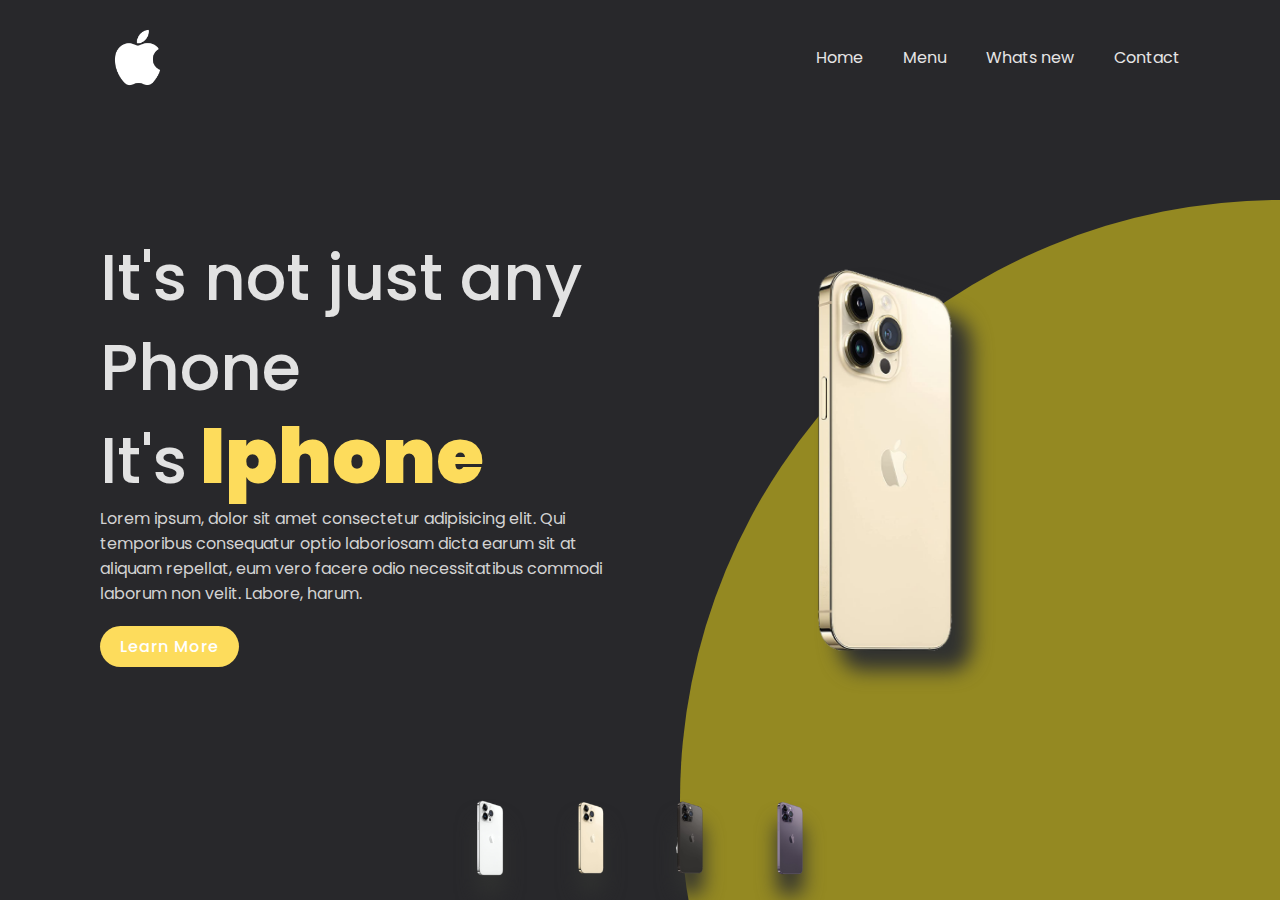
<file: codsoft_𝒕𝒂𝒔𝒌𝒏𝒐1/Index.html>
<html>
    <head>
        <title>Iphone 14 Pro Max Landing Page</title>
        <link rel="stylesheet" href="style.css">
    </head>
    <body>
<section>
    <div class="circle"></div>
 <header>
    <a href="#" class="logo"><img src="logo1.png" width="75px" height="75px"></a>
    <ul>
        <li><a href="#">Home</a></li>
        <li><a href="#">Menu</a></li>
        <li><a href="#">Whats new</a></li>
        <li><a href="#">Contact</a></li>
    </ul>
 </header>   
 <div class="content">
    <div class="textbox">
    <h2>It's not just any Phone </br>
    It's<span> Iphone</span> </h2>
    <p>Lorem ipsum, dolor sit amet consectetur adipisicing elit. Qui temporibus consequatur optio laboriosam dicta earum sit at aliquam repellat, eum vero facere odio necessitatibus commodi laborum non velit. Labore, harum.
    </p>
        <a href="#">Learn More</a> 
    
 </div>
 <div class="imgbox"> 
    <img src="img1.png" class="Iphone">

 </div>
</div>
<ul class="thumb">
    <li><img src="thumb1.png" onclick="imgSlider('img4.png');changeCircleColor('#000000');changeTextColor('#000000')"></li>
    <li><img src="thumb2.png" onclick="imgSlider('img1.png');changeCircleColor('#FFEA19');changeTextColor('#FFEA19')"></li>
    <li><img src="thumb3.png" onclick="imgSlider('img3.png');changeCircleColor('#808080');changeTextColor('#808080')"></li>
    <li><img src="thumb4.png" onclick="imgSlider('img2.png');changeCircleColor('#BC13FE');changeTextColor('#gBC13FE')"></li>
</ul>
</section>
<script type="text/javascript">
    function imgSlider(anything){
    document.querySelector('.iphone').src = anything;
    }
    function changeCircleColor(color){
        const circle = document.querySelector('.circle');
        circle.style.background = color
    }
    function changeTextColor(color){
        const Text = document.querySelector('.content .textbox h2 span');
        Text.style.color = color
    }
</script>

    </body>
</html>
</file>
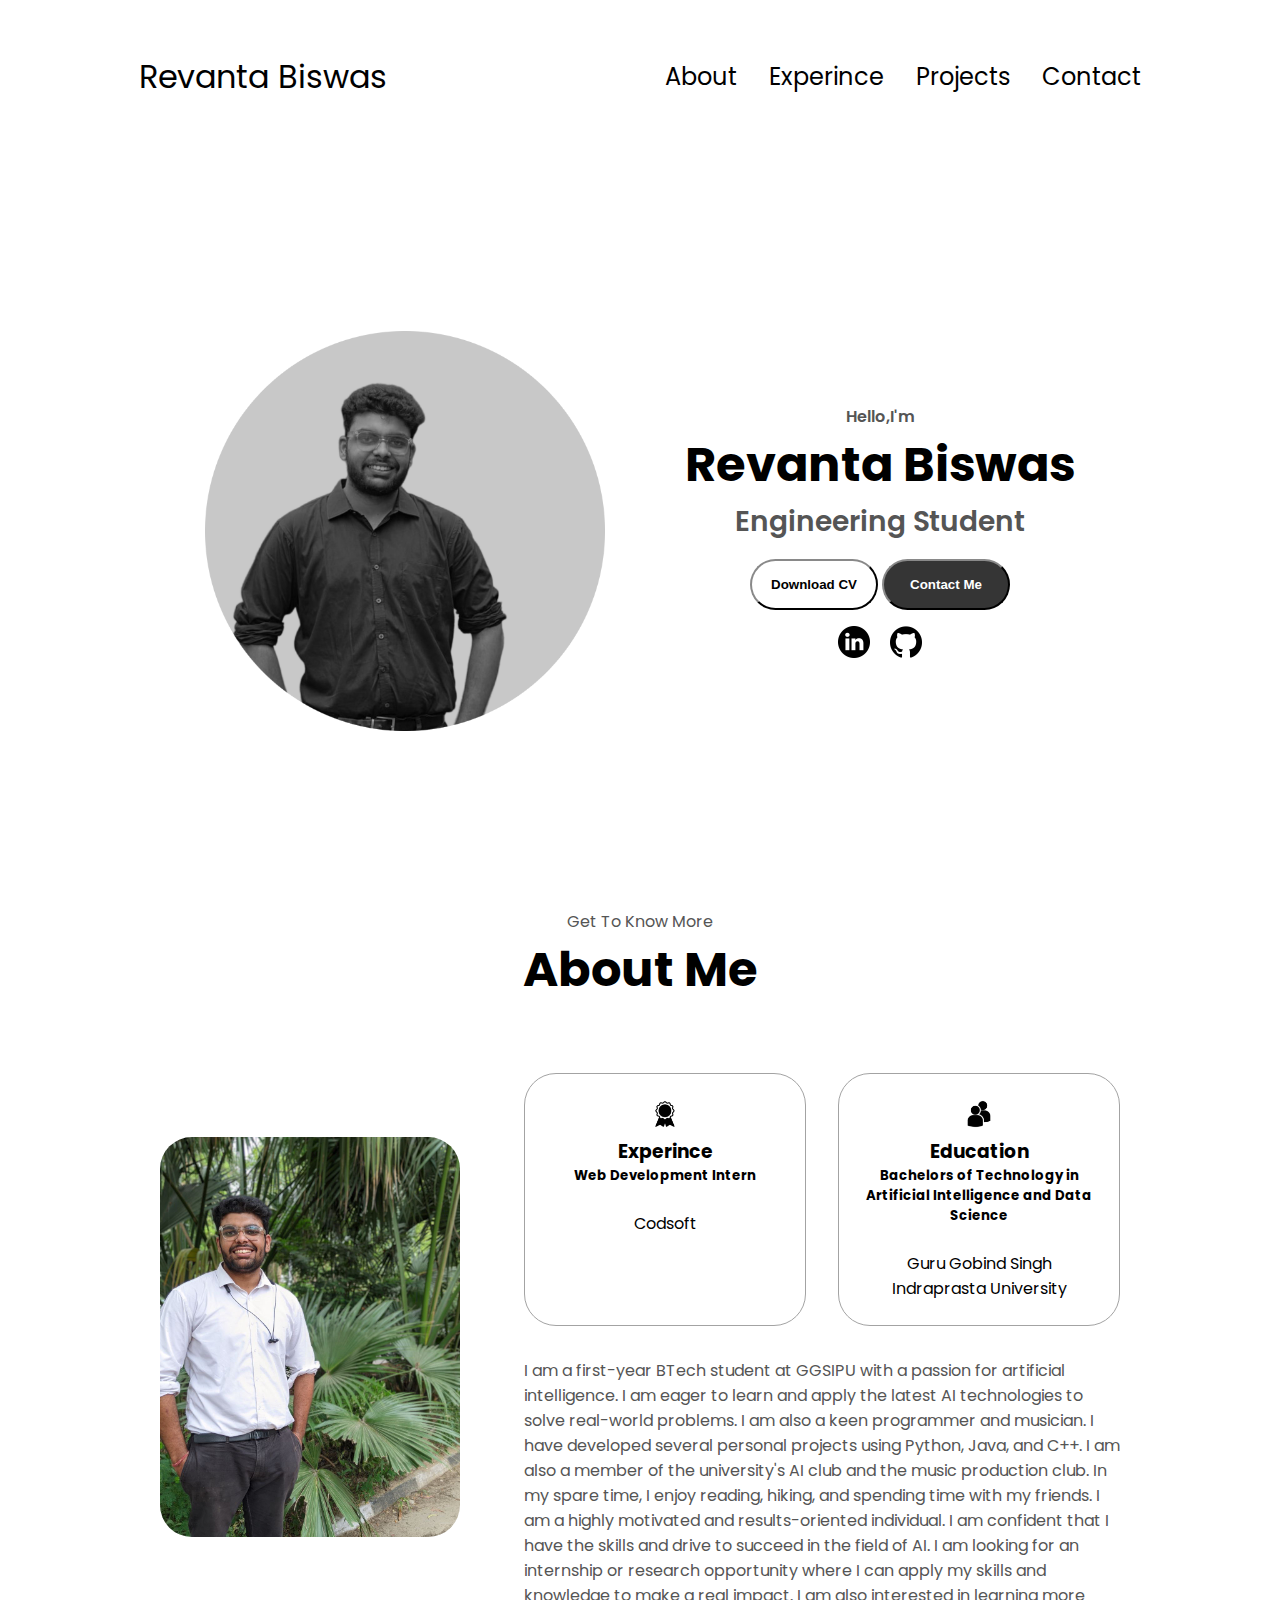
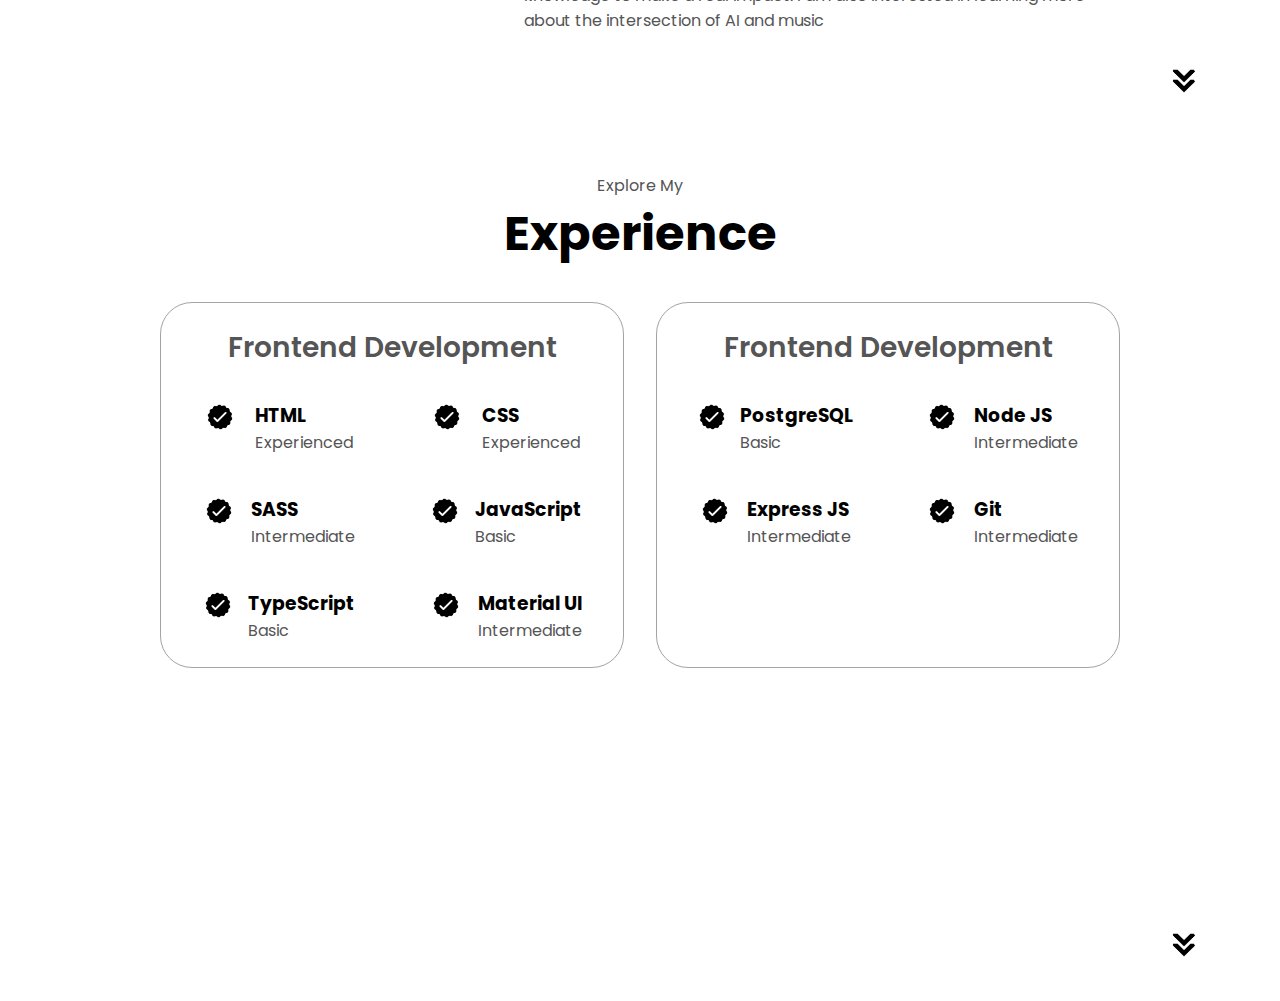
<file: codsoft_𝒕𝒂𝒔𝒌𝒏𝒐2/index.html>
<!DOCTYPE html>
<html lang="en">
<head>
    <meta charset="UTF-8">
    <meta name="viewport" content="width=device-width, initial-scale=1.0">
    <title>Revanta Biswas</title>
    <link rel="stylesheet" href="style.css">
    <link rel="stylesheet" href="mediaqueries.css">

</head>
<body>
    <nav id="desktop-nav">
        <div class="logo">Revanta Biswas</div>
        <div>
            <ul class="nav-links">
              <li><a href="#about">About</a></li>  
              <li><a href="#experience">Experince</a></li>  
              <li><a href="#projects">Projects</a></li>  
              <li><a href="#contact">Contact</a></li>  
            </ul>
        </div>
    </nav>
    <nav id="phone-nav">
        <div class="logo">Revanta Biswas</div>
        <div class="mobile-menu">
            <div class="mobile-icon" onclick="toggleMenu()">
            <span></span>
            <span></span>
            <span></span>
        </div>
        <div class="menu-links">
              <li><a href="#about"  onclick="toggleMenu()">About</a></li>  
              <li><a href="#experience"  onclick="toggleMenu()">Experince</a></li>  
              <li><a href="#Projects"  onclick="toggleMenu()">Projects</a></li>  
              <li><a href="#Contact"  onclick="toggleMenu()">Contact</a></li> 
            </div>
            </div>
    </nav>
    <section id="profile">
        <div class="section__pic-container">
            <img src="./assets/profile-pic.png" alt="Revanta Biswas Profile Pics">
        </div>
        <div class="section__text">
            <p class="section__text__p1">Hello,I'm</p>
            <h1 class="title">Revanta Biswas</h1>
            <p class="section__text__p2">Engineering Student</p>
        <div class="btn-container">
            <button class="btn btn-color-2" onclick="window.open('assets/rev_cv.pdf')">Download CV</button>
            <button class="btn btn-color-1" onclick="location.href('./#Contact')">Contact Me</button>
        </div>
        <div id="socials-container">
            <img src="./assets/linkedin.png" alt="My linkdn profile" class="icon"
            onclick="location.href='https://www.linkedin.com/in/revanta-biswas-43a170191/'">
            <img src="./assets/github.png" alt="My Github profile" class="icon"
            onclick="location.href='https://github.com/Revantabiswas'">

        </div>
        </div>
    </section>
    <section id="about">
        <p class="section__text__p1">Get To Know More</p>
      <h1 class="title">About Me</h1>
      <div class="section-container">
        <div class="section__pic-container">
          <img
            src="./assets/about-pic.JPG"
            alt="Profile picture"
            class="about-pic"
          />
        </div>
        <div class="about-details-container">
          <div class="about-containers">
            <div class="details-container">
                            <img src="./assets/experience.png" class="icon">
                            <h3>Experince</h3>
                            <p><h5>Web Development Intern</h5></Graphics></p>
                            <br/> Codsoft
                        </div>
                        <div class="details-container">
                            <img src="./assets/education.png" class="icon">
                            <h3>Education</h3>
                            <p><h5> Bachelors of Technology in Artificial Intelligence and Data Science</h5></p>
                            <br/> Guru Gobind Singh Indraprasta University
                        </div>
                    </div>
                    <div class="text-container"><p>I am a first-year BTech student at GGSIPU with a passion for artificial intelligence. I am eager to learn and apply the latest AI technologies to solve real-world problems. I am also a keen programmer and musician. I have developed several personal projects using Python, Java, and C++. I am also a member of the university's AI club and the music production club.

                        In my spare time, I enjoy reading, hiking, and spending time with my friends. I am a highly motivated and results-oriented individual. I am confident that I have the skills and drive to succeed in the field of AI.
                        
                        I am looking for an internship or research opportunity where I can apply my skills and knowledge to make a real impact. I am also interested in learning more about the intersection of AI and music</p></div>
                </div>
            </div>
        </div>
        <img src="assets/arrow.png" class="icon arrow" onclick="location.href='./experience'"/>
    </section>

    <section id="experience">
        <p class="section__text__p1">Explore My</p>
        <h1 class="title">Experience</h1>
        <div class="experience-details-container">
          <div class="about-containers">
            <div class="details-container">
              <h2 class="experience-sub-title">Frontend Development</h2>
              <div class="article-container">
                <article>
                  <img
                    src="./assets/checkmark.png"
                    alt="Experience icon"
                    class="icon"
                  />
                  <div>
                    <h3>HTML</h3>
                    <p>Experienced</p>
                  </div>
                </article>
                <article>
                  <img
                    src="./assets/checkmark.png"
                    alt="Experience icon"
                    class="icon"
                  />
                  <div>
                    <h3>CSS</h3>
                    <p>Experienced</p>
                  </div>
                </article>
                <article>
                  <img
                    src="./assets/checkmark.png"
                    alt="Experience icon"
                    class="icon"
                  />
                  <div>
                    <h3>SASS</h3>
                    <p>Intermediate</p>
                  </div>
                </article>
                <article>
                  <img
                    src="./assets/checkmark.png"
                    alt="Experience icon"
                    class="icon"
                  />
                  <div>
                    <h3>JavaScript</h3>
                    <p>Basic</p>
                  </div>
                </article>
                <article>
                  <img
                    src="./assets/checkmark.png"
                    alt="Experience icon"
                    class="icon"
                  />
                  <div>
                    <h3>TypeScript</h3>
                    <p>Basic</p>
                  </div>
                </article>
                <article>
                  <img
                    src="./assets/checkmark.png"
                    alt="Experience icon"
                    class="icon"
                  />
                  <div>
                    <h3>Material UI</h3>
                    <p>Intermediate</p>
                  </div>
                </article>
              </div>
            </div>
            <div class="details-container">
              <h2 class="experience-sub-title">Frontend Development</h2>
              <div class="article-container">
                <article>
                  <img
                    src="./assets/checkmark.png"
                    alt="Experience icon"
                    class="icon"
                  />
                  <div>
                    <h3>PostgreSQL</h3>
                    <p>Basic</p>
                  </div>
                </article>
                <article>
                  <img
                    src="./assets/checkmark.png"
                    alt="Experience icon"
                    class="icon"
                  />
                  <div>
                    <h3>Node JS</h3>
                    <p>Intermediate</p>
                  </div>
                </article>
                <article>
                  <img
                    src="./assets/checkmark.png"
                    alt="Experience icon"
                    class="icon"
                  />
                  <div>
                    <h3>Express JS</h3>
                    <p>Intermediate</p>
                  </div>
                </article>
                <article>
                  <img
                    src="./assets/checkmark.png"
                    alt="Experience icon"
                    class="icon"
                  />
                  <div>
                    <h3>Git</h3>
                    <p>Intermediate</p>
                  </div>
                </article>
              </div>
            </div>
          </div>
        </div>
        <img
          src="./assets/arrow.png"
          alt="Arrow icon"
          class="icon arrow"
          onclick="location.href='./#projects'"
        />
    <script src="script.js"></script>

</body>
</html>
</file>
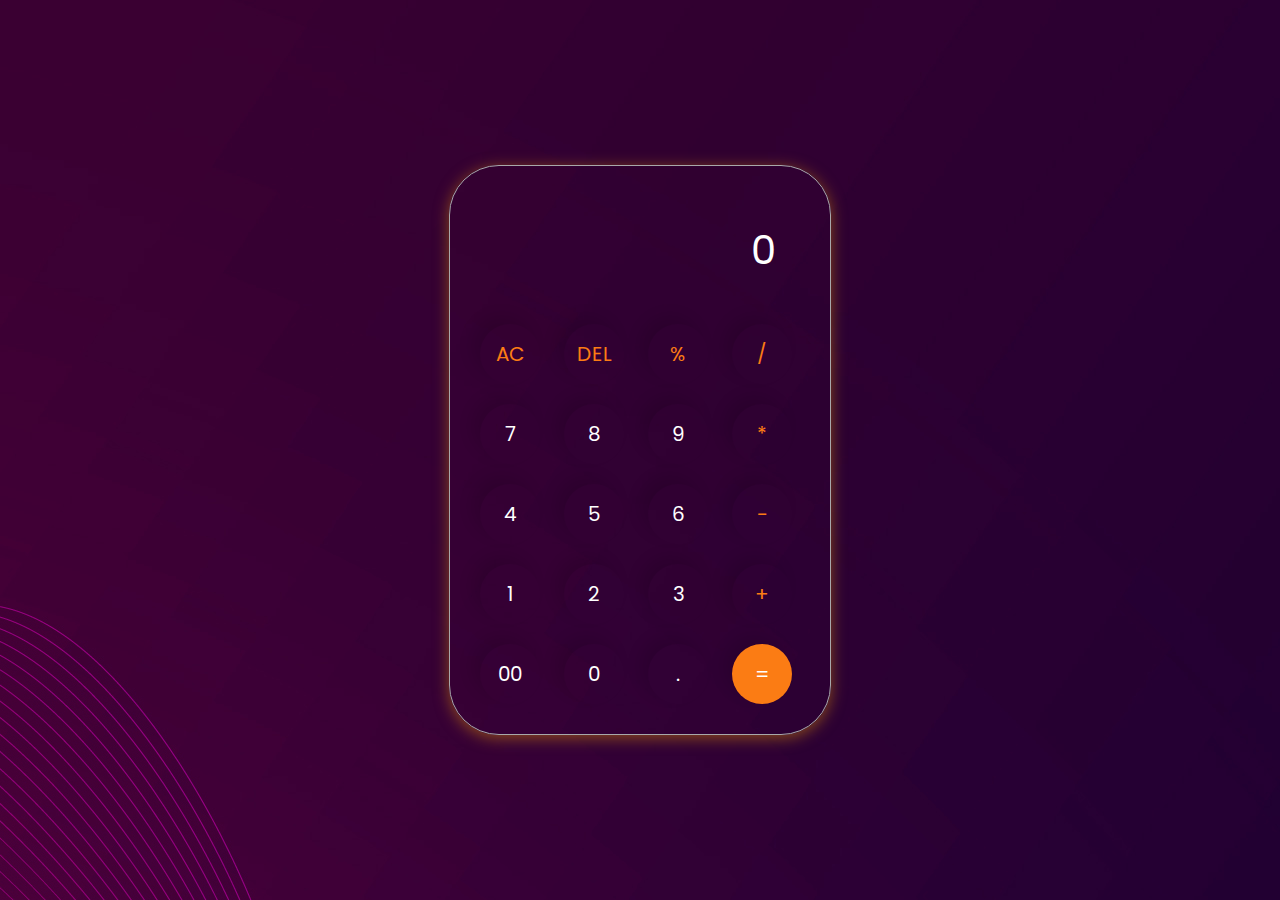
<file: codsoft_𝒕𝒂𝒔𝒌𝒏𝒐3/index.html>
<!DOCTYPE html>
<html lang="en">
  <head>
    <meta charset="UTF-8" />
    <meta http-equiv="X-UA-Compatible" content="IE=edge" />
    <meta name="viewport" content="width=device-width, initial-scale=1.0" />
    <link rel="stylesheet" href="style.css" />
    <title>Calculator - By Revanta Biswas</title>
  </head>
  <body>
    
    <div class="container">
      <div class="calculator">
        <input type="text" id="inputBox" placeholder="0" />
        <div>
          <button class="button operator">AC</button>
          <button class="button operator">DEL</button>
          <button class="button operator">%</button>
          <button class="button operator">/</button>
        </div>
        <div>
          <button class="button">7</button>
          <button class="button">8</button>
          <button class="button">9</button>
          <button class="button operator">*</button>
        </div>
        <div>
          <button class="button">4</button>
          <button class="button">5</button>
          <button class="button">6</button>
          <button class="button operator">-</button>
        </div>
        <div>
          <button class="button">1</button>
          <button class="button">2</button>
          <button class="button">3</button>
          <button class="button operator">+</button>
        </div>

        <div>
          <button class="button">00</button>
          <button class="button">0</button>
          <button class="button">.</button>
          <button class="button equalbuttton">=</button>
        </div>
      </div>
    </div>
    
    <script src="script.js"></script>
  </body>
</html>
</file>
<file: codsoft_𝒕𝒂𝒔𝒌𝒏𝒐1/style.css>
@import url('https://fonts.googleapis.com/css?family=Poppins:200,300,400,500,600,700,800,900&display=swap');
*
{
    margin: 0;
    padding: 0;
    box-sizing: border-box;
    font-family: 'Poppins', sans-serif;
}
body {
    background-color: #28282B;
    background-repeat: no-repeat;
    background-size: 100% 125%;
    background-position: 0px -150px;
  }
section
{
    position: relative; 
    align-items: center;
    width: 100%;
    min-height: 100vh;
    padding: 100px;
    display: flex;
    justify-content: space-between;
    
}
header{
    position: absolute;
    top: 0;
    left: 0;
    width: 100%;
    padding: 20px 100px;
    display: flex;
    justify-content: space-between;
    align-items: center;
}
header .logo
{
    position: relative;
    max-width: 80px;
    filter: invert(1);
}
header ul{
    position: relative;
    display: flex;

}
header ul li
{
    list-style: none;
}
header ul li a 
{
    display: inline-block;
    font-weight: 400;
    color: #e6e5e5;
    margin-left: 40px;
    text-decoration: none;
}
.circle{
    position: absolute;
    top: 0;
    left: 0;
    width: 100%;
    height: 100%;
    background: #FFEA19;
    clip-path: circle(600px at right 800px);
    opacity: 0.5;
}
.content
{
    position: relative;
    width: 100%;
    display: flex;
    justify-content: space-between;
    align-items: center;
}
.content .textbox 
{
    position: relative;
    max-width: 600px;
    }
.content .textbox h2
{
    color: #e2e2e2;
    font-size: 4em;
    line-height: 1.4em;
    font-weight: 500;
}
.content .textbox h2 span
{
    color: #FDDC5C ;
    font-size: 1.2em;
    font-weight: 900;
}
.content .textbox p
{
    columns: #e9e6e6;
    color: #D3D3D3;
}
.content .textbox a 
{
    display: inline-block;
    margin-top: 20px;
    padding: 8px 20px;
    background: #FDDC5C ;
    color: #fff;
    border-radius: 40px;
    font-weight: 500;
    letter-spacing: 1px;
    text-decoration: none;
}
.content .imgbox
{
    width: 600px;
    display: flex;
    justify-content: flex-end;
    padding-right: 50px;
    margin-top: 20px;
}
.content .imgbox img
{
    max-width: 490px;
    filter: drop-shadow(20px 20px 10px rgb(48, 49, 48));
    
}
.thumb
{
    position: absolute;
    left: 50%;
    bottom: 20px;
    transform: translateX(-50%);
    display: flex;
}
.thumb li 
{
    list-style: none;
    display: inline-block;
    margin: 0 20px;
    cursor: pointer;
    transition: 0.5s;
    filter: drop-shadow(0px 20px 10px rgb(48, 49, 48));
}
.thumb li:hover
{
    transform: translateY(-15px);
}

.thumb li img
{
    max-width: 60px;
}
</file>
<file: codsoft_𝒕𝒂𝒔𝒌𝒏𝒐2/style.css>
@import url('https://fonts.googleapis.com/css2?family=Poppins:wght@300;400;500;600&display=swap');

* {
margin: 0;
padding: 0;
}

body {
    font-family: 'Poppins', sans-serif;
}
html {
    scroll-behavior: smooth;
}
p {
    color:rgb(85, 85, 85) ;
}

a,.btn {
    transition: all 300ms ease;
}

/* NAV*/
nav, .nav-links {
    display: flex;
}
nav {
    justify-content: space-around;
    align-items: center;
    height: 17vh;
}
.nav-links{
    gap: 2rem;
    list-style: none;
    font-size: 1.5rem;
}
a {
    color: black;
    text-decoration: none;
    text-decoration-color: white ;
}
a:hover {
    color: grey;
    text-decoration: underline;
    text-underline-offset: 1rem;
    text-decoration-color: rgb( 181 , 181 , 181 );
}
.logo {
    font-size: 2rem;
}
.logo:hover{
    cursor:default;
}
/* NAV-MOBILE*/

#phone-nav {
    display: none;
}
.mobile-menu {
    position: relative;
    display: inline-block;
}
.mobile-icon {
    display: flex;
    flex-direction: column;
    justify-content: space-between;
    height: 24px;
    width: 30px;
    cursor: pointer;
}

.mobile-icon span {
    width: 100%;
    height: 2px;
    background-color: black;
    transition: all 0.3 ease-in-out;
}
.menu-links {
    position: absolute;
    top: 100%;
    right: 0;
    background-color: white;
    width: fit-content;
    max-height: 0;
    overflow: hidden;
    transition: all 0.3 ease-in-out;
}
.menu-links a {
    display: block;
    padding: 10px;
    text-align: center;
    font-size: 1.5rem;
    color: black;
    text-decoration: none;
    transition: all 0.3 ease-in-out ;

}
.menu-links li {
    list-style: none;
}
.menu-links.open {
    max-height: 300px;
}
.mobile-icon.open span:first-child {
    transform: rotate(45deg) translate(10px,5px);
}
.mobile-icon.open span:nth-child(2) {
    opacity: 0;
}
.mobile-icon.open span:last-child {
    transform: rotate(-45deg) translate(10px,-5px);
}
.mobile-icon span:first-child{
    transform: none;
}
.mobile-icon span:first-child{
    opacity: 1;
}
.mobile-icon span:first-child{
    transform: none;
}

/*Section */

section{
    padding-top: 4vh;
    height: 96vh;
    margin: 0 10rem;
    box-sizing: border-box;
    min-height: fit-content;
}
.section-container {
    display: flex;
}
/*Section */

#profile {
    display: flex;
    justify-content: center;
    gap: 5rem;
    height: 80vh;
}

.section__pic-container {
    display: flex;
    height: 400px;
    width: 400px;
    margin: auto ;
}

.section__text {
    align-self: center;
    text-align: center;
}

.section__text p {
    font-weight: 600;
}
.section__text__p1{
    text-align: center;
    
}
.section__text__p2{
    font-size: 1.75rem;
    margin-bottom: 1rem;
}
.title {
    font-size: 3rem;
    text-align: center;
}
#socials-container {
    display: flex;
    justify-content: center;
    margin-top: 1rem;
    gap:1.25rem;
}
/* icons*/
.icon {
    cursor: pointer;
    height: 2rem;
}
/*buttons*/

.button-container {
    display: flex;
    justify-content: center;
    gap: 1rem;
}
.btn{
    font-weight: 600;
    transition: all 300ms ease;
    padding: 1rem;
    width: 8rem;
    border-radius: 2rem;
}
.btn-color-1,
.btn-color-2{
    border-color: rgb(53, 53 , 53);
}
.btn-color-1:hover,
.btn-color-2:hover{
    cursor: pointer;
}
.btn-color-1,
.btn-color-2:hover{
    background: rgb( 53, 53 , 53);
    color: white;
}
.btn-color-1:hover {
    background: rgb( 0, 0 , 0);
}
.btn-color-2 {
    background: none;
}
.btn-color-2:hover {
    border: rgb( 255, 255 , 255);
}
.button-container{
    gap:1rem ;
} 

#about {
    position: relative;
  }
  
  .about-containers {
    gap: 2rem;
    margin-bottom: 2rem;
    margin-top: 2rem;
  }
  
  .about-details-container {
    justify-content: center;
    flex-direction: column;
  }
  
  .about-containers,
  .about-details-container {
    display: flex;
  }
  
  .about-pic {
    border-radius: 2rem;
  }
  
  .arrow {
    position: absolute;
    right: -5rem;
    bottom: 2.5rem;
  }
  
  .details-container {
    padding: 1.5rem;
    flex: 1;
    background: white;
    border-radius: 2rem;
    border: rgb(53, 53, 53) 0.1rem solid;
    border-color: rgb(163, 163, 163);
    text-align: center;
  }
  
  .section-container {
    gap: 4rem;
    height: 80%;
  }
  
  .section__pic-container {
    height: 400px;
    width: 400px;
    margin: auto 0;
  }
  
  /* EXPERIENCE  */
  
  #experience {
    position: relative;
  }
  
  .experience-sub-title {
    color: rgb(85, 85, 85);
    font-weight: 600;
    font-size: 1.75rem;
    margin-bottom: 2rem;
  }
  
  .experience-details-container {
    display: flex;
    justify-content: center;
    flex-direction: column;
  }
  
  .article-container {
    display: flex;
    text-align: initial;
    flex-wrap: wrap;
    flex-direction: row;
    gap: 2.5rem;
    justify-content: space-around;
  }
  
  article {
    display: flex;
    width: 10rem;
    justify-content: space-around;
    gap: 0.5rem;
  }
  
  article .icon {
    cursor: default;
  }
</file>
<file: codsoft_𝒕𝒂𝒔𝒌𝒏𝒐2/mediaqueries.css>
@media screen and (max-width: 1200px) {
    #desktop-nav{
        display: none;
    }
    #phone-nav{
        display: flex;
    }
    
}
</file>
<file: codsoft_𝒕𝒂𝒔𝒌𝒏𝒐3/style.css>
@import url('https://fonts.googleapis.com/css2?family=Poppins:wght@500&display=swap');

*{
    margin: 0;
    padding: 0;
    box-sizing: border-box;
    font-family: 'Poppins', sans-serif;
}

body{
    width: 100%;
    height: 100vh;
    display: flex;
    justify-content: center;
    align-items: center;
    background-image: url(bg.jpg);
    background-repeat: no-repeat;
    background-size: auto;
}

.calculator{
    border: 1px solid #a8a8aa;
    padding: 20px;
    border-radius: 50px;
    background: transparent;
    box-shadow: 0px 3px 15px rgba(227, 145, 2, 0.5);

}

input{
    width: 320px;
    border: none;
    padding: 24px;
    margin: 10px;
    background: transparent;
    box-shadow: 0px 3px 15px rgbs(84, 84, 84, 0.1);
    font-size: 40px;
    text-align: right;
    cursor: pointer;
    color: #f9f1f1;
}

input::placeholder{
    color: #ffffff;
}

button{
    border: none;
    width: 60px;
    height: 60px;
    margin: 10px;
    border-radius: 50%;
    background: transparent;
    color: #ffffff;
    font-size: 20px;
    box-shadow: -8px -8px 15px rgba(1, 1, 1, 0.1);
    cursor: pointer;
}

.equalbuttton{
    background-color: #fb7c14;
}

.operator{
    color: #fb7c14;
}
</file>
